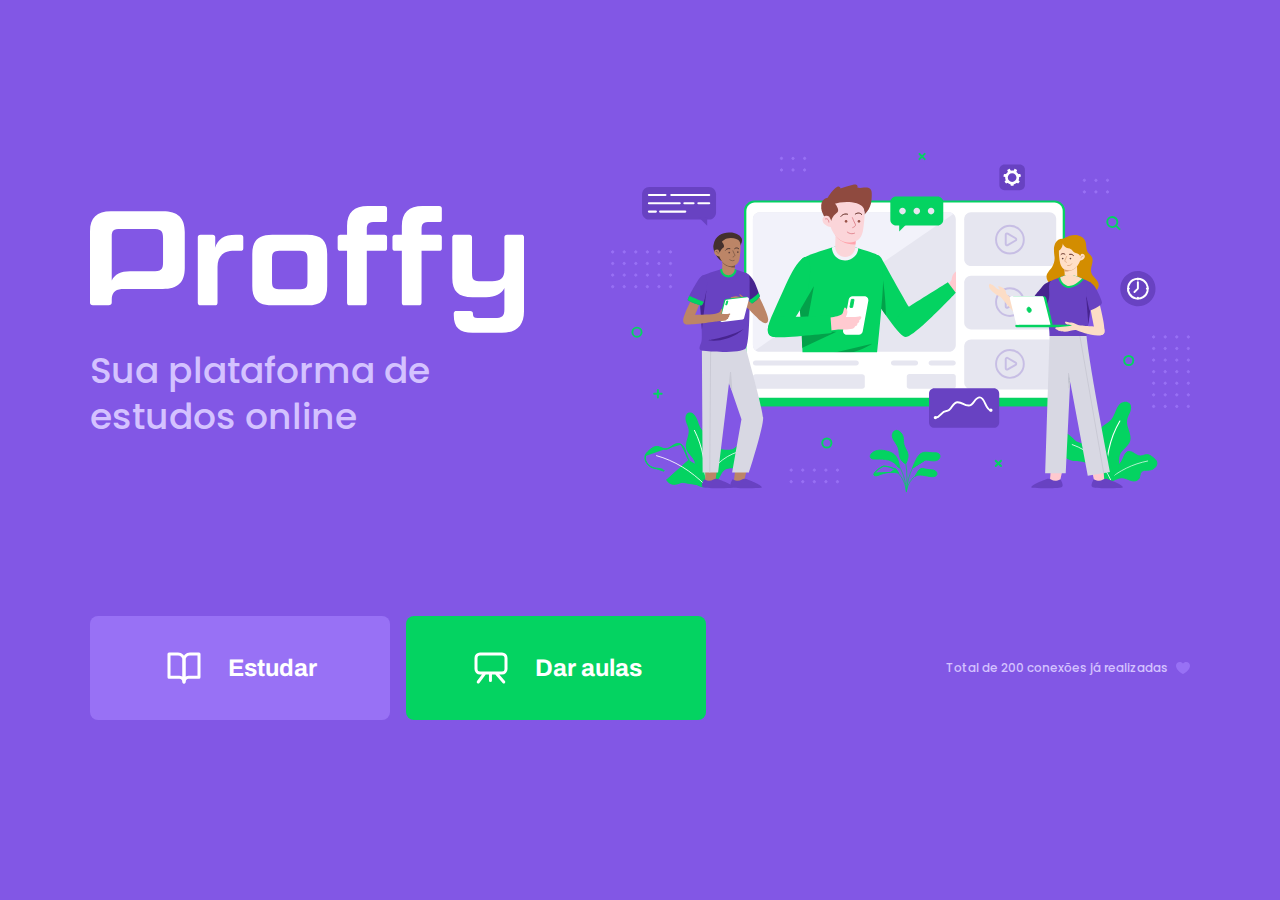
<file: index.html>
<!DOCTYPE html>
<html lang="pt_br">
<head>
    <meta charset="UTF-8">
    <meta name="viewport" content="width=device-width, initial-scale=1.0">
    <title>Proffy / Sua plataforma de estudos online</title>

    <link rel="stylesheet" href="/styles/main.css">
    <link rel="stylesheet" href="/styles/partials/page-landing.css">

    
    <link href="https://fonts.googleapis.com/css2?family=Archivo:wght@400;700&amp;family=Poppins:wght@400;600&amp;display=swap" rel="stylesheet">

</head>
<body id="page-landing">

    <div id="container">
        <div class="logo-container">
            <img src="/images/logo.svg" alt="Proffy">
            <h2>Sua plataforma de estudos online</h2>
        </div>

        <img class="hero-image" src="/images/landing.svg" alt="Plataforma de estudos">
       
       <div class="buttons-container">
           <a class="study" href="/study.html">
                <img src="/images/icons/study.svg" alt="Estudar">
                Estudar
            </a>
            <a class="give-classes" href="/give-classes.html">
                <img src="/images/icons/give-classes.svg" alt="Dar aulas">
                Dar aulas
            </a>
            
       </div>  
       
       <p class="total-connections">
           Total de 200 conexões já realizadas
           <img src="/images/icons/purple-heart.svg" alt="Coração roxo">
       </p>

    </div>

    
</body>
</html>
</file>
<file: styles/main.css>
:root{
    /* variaveis css*/
    --color-background: #F0F0F7;
    --color-primary-lighter: #9871F5;
    --color-primary-light: #916BEA;
    --color-primary: #8257E5;
    --color-primary-dark: #774DD6;
    --color-primary-darker: #6842c2;
    --color-secondary: #04D361;
    --color-secondary-dark: #04BF58;
    --color-title-in-primary: #FFFFFF;
    --color-text-in-primary: #D4C2FF;
    --color-text-title: #32264D;
    --color-text-complement: #9C98A6;
    --color-text-base: #6A6180;
    --color-line-in-white: #E6E6F0;
    --color-input-background: #F8F8FC;
    --color-button-text: #FFFFFF;
    --color-box-base: #FFFFFF;
    --color-box-footer: #FAFAFC;
    --color-small-info: #C1BCCC;

    /* tamanho da fonte*/
    font-size: 60%; /* controle das medidas rem */
}

body{
    background-color: var(--color-background);
}


*{
    margin: 0;
    padding: 0;
    box-sizing: border-box;
}
html, body{
    height: 100vh;
}

body{
    background: var(--color-background);
    display: flex;
    align-items: center;
    justify-content: center;
}

body, input, button, textarea {
    font: 500 1.6rem Poppins;
    color: var(--color-text-base);
}
#container {
    width: 90vw;
    max-width: 700px;
}
@media(min-width: 700px){
    :root{
        font-size: 62.5%; /* todo 1rem vai ser relativo a 10px */
        
    }
}
</file>
<file: styles/partials/page-landing.css>
#page-landing{
    background: var(--color-primary);
}
#page-landing #container{
    color: var(--color-text-in-primary);
}

.logo-container img{
    height: 10rem;
}
.logo-container{
    text-align: center;

    margin-bottom: 3.2rem;
}
.logo-container h2{
    font-weight: 500;
    font-size: 3.6rem;
    line-height: 4.6rem;
    margin-top: 0.8rem;
}
.hero-image{
    width: 100%;

}

.buttons-container{
    display: flex;
    justify-content: center;
    margin: 3.2rem 0;
}

.buttons-container a {
    width: 30rem;
    height: 10.4rem;
    border-radius: 0.8rem;
    margin-right: 1.6rem;
    font: 700 2.4rem archivo;

    display: flex;
    align-items: center;
    justify-content: center;
    text-decoration: none;

    transition: background 0.2s;

    color:  var(--color-button-text);

}

.buttons-container a img{
    width: 4rem;
    margin-right: 2.4rem;
}

.buttons-container a.study{
    background: var(--color-primary-lighter);
}
.buttons-container a.study:hover{
    background: var(--color-primary-light);

}

.buttons-container a.give-classes{
    background: var(--color-secondary);
    margin-right: 0;
}

.buttons-container a.give-classes:hover{
    background: var(--color-secondary-dark);
}

.total-connections{
    font-size: 1.8rem;

    display: flex;
    align-items: center;
    justify-content: center;
}

.total-connections img{
    margin-left: 0.8rem;
}
@media(min-width: 1100px){
    #page-landing #container{
        max-width: 1100px;
        display: grid;
        grid-template-columns: 2fr 1fr 2fr;
        grid-template-rows: 350px 1fr;
        grid-template-areas: 
        "proffy image image "
        "button button texting";
        column-gap: 87px;
        row-gap: 86px;



    }
    .logo-container{
        grid-area: proffy;
        text-align: initial;
        align-self: center;
        margin: 0;

    }
    .logo-container img{
       height: 127px;
    }

    .hero-image{
        grid-area: image;
        height: 350px;
    }

    .buttons-container{
        grid-area: button;
        justify-content: flex-start;
    }
    .total-connections{
        grid-area: texting;
        justify-self: end;
        font-size: 1.2rem;
    }
}
</file>
